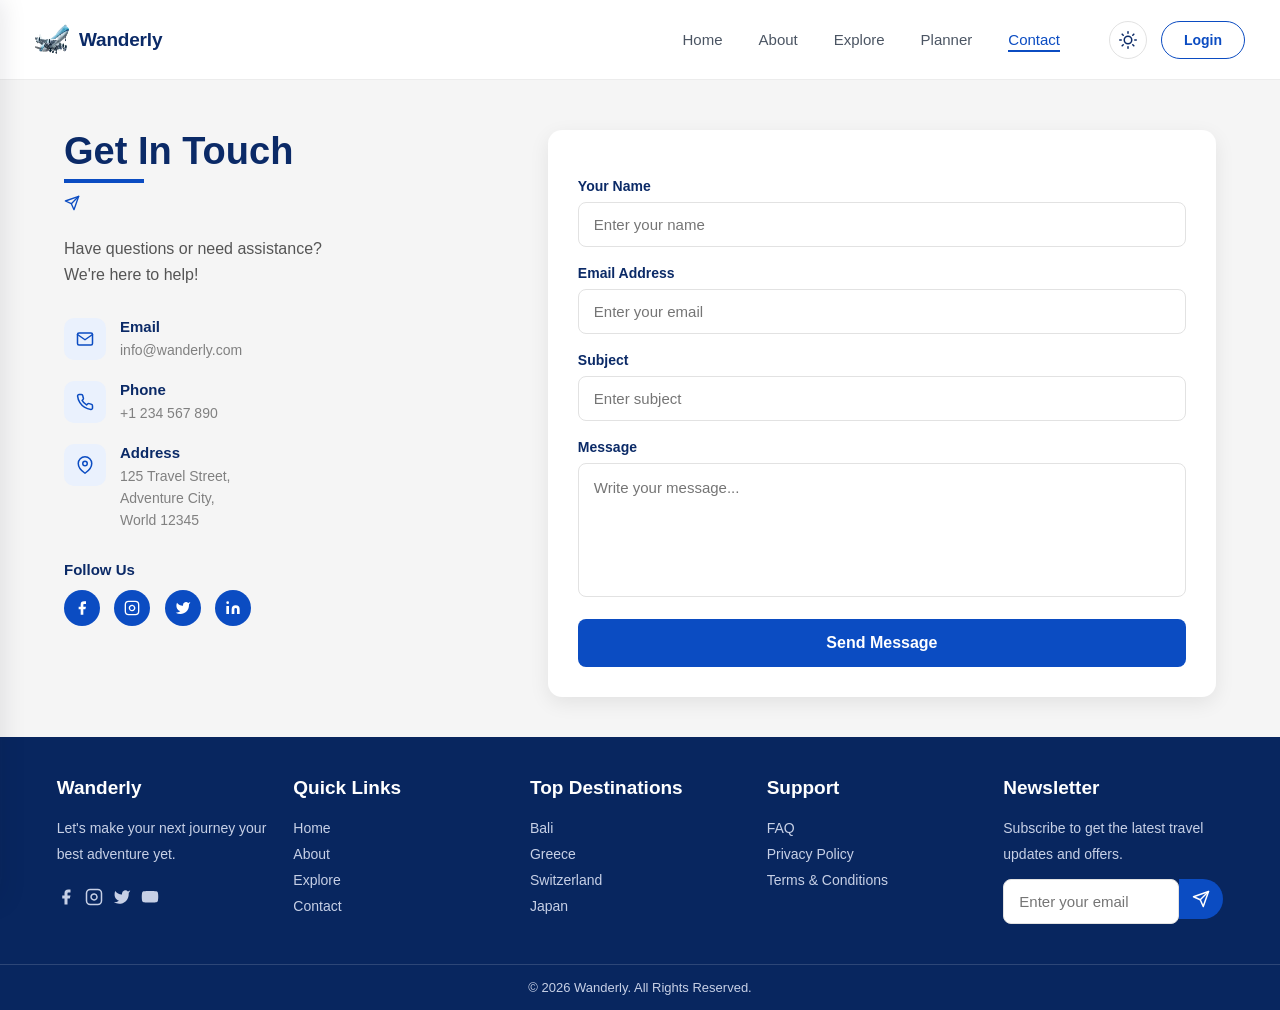
<file: contact.html>
<!DOCTYPE html>
<html lang="en">
<head>
<meta charset="UTF-8">
<meta name="viewport" content="width=device-width, initial-scale=1.0">
<script>
(function(){
    var storedTheme = localStorage.getItem('wanderlyTheme');
    var theme = (storedTheme === 'dark' || storedTheme === 'light')
        ? storedTheme
        : (window.matchMedia('(prefers-color-scheme: dark)').matches ? 'dark' : 'light');
    document.documentElement.setAttribute('data-theme', theme);
})();
</script>
<title>Wanderly - Contact</title>
<link rel="stylesheet" href="css/style.css">
<link rel="stylesheet" href="css/contact.css">
</head>
<body>

    <div class="ScrollProgress" id="scrollProgress"></div>

    <div class="ToastContainer" id="toastContainer" aria-live="polite" aria-atomic="true"></div>

    <div class="Preloader" id="preloader" aria-hidden="true">
        <div class="PreloaderPanel">
            <img src="images/wanderly-logo.png" alt="" class="PreloaderLogo">
            <div class="PreloaderBar"><span></span></div>
        </div>
    </div>

<div class="Main1">
    <a href="index.html" class="Sub11">
        <img src="images/wanderly-logo.png" alt="" class="BrandLogo">
        Wanderly
    </a>
    <button class="nav-toggle" id="navToggle" aria-label="Toggle menu" aria-expanded="false" aria-controls="mobileNav">
        <span></span><span></span><span></span>
    </button>

    <ul class="Sub12">
        <li><a href="index.html">Home</a></li>
        <li><a href="about.html">About</a></li>
        <li><a href="explore.html">Explore</a></li>
        <li><a href="planner.html">Planner</a></li>
        <li><a href="contact.html" class="active">Contact</a></li>
    </ul>

    <div class="Sub13">
        <button class="ThemeToggle" id="themeToggle" aria-label="Toggle dark mode" aria-pressed="false">
            <svg class="icon icon-sun" viewBox="0 0 24 24" fill="none" stroke="currentColor" stroke-width="2" stroke-linecap="round" stroke-linejoin="round"><circle cx="12" cy="12" r="5"></circle><line x1="12" y1="1" x2="12" y2="3"></line><line x1="12" y1="21" x2="12" y2="23"></line><line x1="4.22" y1="4.22" x2="5.64" y2="5.64"></line><line x1="18.36" y1="18.36" x2="19.78" y2="19.78"></line><line x1="1" y1="12" x2="3" y2="12"></line><line x1="21" y1="12" x2="23" y2="12"></line><line x1="4.22" y1="19.78" x2="5.64" y2="18.36"></line><line x1="18.36" y1="5.64" x2="19.78" y2="4.22"></line></svg>
            <svg class="icon icon-moon" viewBox="0 0 24 24" fill="none" stroke="currentColor" stroke-width="2" stroke-linecap="round" stroke-linejoin="round"><path d="M21 12.79A9 9 0 1 1 11.21 3 7 7 0 0 0 21 12.79z"></path></svg>
        </button>
        <button onclick="window.location='login.html'">Login</button>
    </div>
</div>

<nav class="mobile-nav" id="mobileNav">
    <a href="index.html">Home</a>
    <a href="about.html">About</a>
    <a href="explore.html">Explore</a>
    <a href="planner.html">Planner</a>
    <a href="contact.html" class="active">Contact</a>
    <a href="login.html" class="MobileCTA">Login</a>
    <button class="MobileThemeToggle" id="mobileThemeToggle" aria-label="Toggle dark mode" aria-pressed="false">
        <svg class="icon icon-sun" viewBox="0 0 24 24" fill="none" stroke="currentColor" stroke-width="2" stroke-linecap="round" stroke-linejoin="round"><circle cx="12" cy="12" r="5"></circle><line x1="12" y1="1" x2="12" y2="3"></line><line x1="12" y1="21" x2="12" y2="23"></line><line x1="4.22" y1="4.22" x2="5.64" y2="5.64"></line><line x1="18.36" y1="18.36" x2="19.78" y2="19.78"></line><line x1="1" y1="12" x2="3" y2="12"></line><line x1="21" y1="12" x2="23" y2="12"></line><line x1="4.22" y1="19.78" x2="5.64" y2="18.36"></line><line x1="18.36" y1="5.64" x2="19.78" y2="4.22"></line></svg>
        <svg class="icon icon-moon" viewBox="0 0 24 24" fill="none" stroke="currentColor" stroke-width="2" stroke-linecap="round" stroke-linejoin="round"><path d="M21 12.79A9 9 0 1 1 11.21 3 7 7 0 0 0 21 12.79z"></path></svg>
        <span>Toggle theme</span>
    </button>
</nav>
<div class="mobile-backdrop" id="mobileBackdrop"></div>

<div class="Main2">

    <div class="Left">
        <h1>Get In Touch</h1>
        <div class="Line"></div>
        <div class="AccentIcon">
            <svg class="icon" viewBox="0 0 24 24" fill="none" stroke="currentColor" stroke-width="2" stroke-linecap="round" stroke-linejoin="round"><line x1="22" y1="2" x2="11" y2="13"></line><polygon points="22 2 15 22 11 13 2 9 22 2"></polygon></svg>
        </div>
        <p>Have questions or need assistance?</p>
        <p>We're here to help!</p>

        <div class="Info">
            <div class="InfoRow">
                <div class="InfoIcon">
                    <svg class="icon" viewBox="0 0 24 24" fill="none" stroke="currentColor" stroke-width="2" stroke-linecap="round" stroke-linejoin="round"><path d="M4 4h16c1.1 0 2 .9 2 2v12c0 1.1-.9 2-2 2H4c-1.1 0-2-.9-2-2V6c0-1.1.9-2 2-2z"></path><polyline points="22,6 12,13 2,6"></polyline></svg>
                </div>
                <div>
                    <h3>Email</h3>
                    <p>info@wanderly.com</p>
                </div>
            </div>

            <div class="InfoRow">
                <div class="InfoIcon">
                    <svg class="icon" viewBox="0 0 24 24" fill="none" stroke="currentColor" stroke-width="2" stroke-linecap="round" stroke-linejoin="round"><path d="M22 16.92v3a2 2 0 0 1-2.18 2 19.79 19.79 0 0 1-8.63-3.07 19.5 19.5 0 0 1-6-6 19.79 19.79 0 0 1-3.07-8.67A2 2 0 0 1 4.11 2h3a2 2 0 0 1 2 1.72c.127.96.361 1.902.7 2.81a2 2 0 0 1-.45 2.11L8.09 9.91a16 16 0 0 0 6 6l1.27-1.27a2 2 0 0 1 2.11-.45c.908.339 1.85.573 2.81.7A2 2 0 0 1 22 16.92z"></path></svg>
                </div>
                <div>
                    <h3>Phone</h3>
                    <p>+1 234 567 890</p>
                </div>
            </div>

            <div class="InfoRow">
                <div class="InfoIcon">
                    <svg class="icon" viewBox="0 0 24 24" fill="none" stroke="currentColor" stroke-width="2" stroke-linecap="round" stroke-linejoin="round"><path d="M21 10c0 7-9 13-9 13s-9-6-9-13a9 9 0 0 1 18 0z"></path><circle cx="12" cy="10" r="3"></circle></svg>
                </div>
                <div>
                    <h3>Address</h3>
                    <p>125 Travel Street,<br>Adventure City,<br>World 12345</p>
                </div>
            </div>
        </div>

        <div class="Social">
            <h3>Follow Us</h3>
            <a href="https://www.facebook.com" class="Circle" aria-label="Facebook"><svg class="icon" viewBox="0 0 24 24" fill="currentColor"><path d="M18 2h-3a5 5 0 0 0-5 5v3H7v4h3v8h4v-8h3l1-4h-4V7a1 1 0 0 1 1-1h3z"></path></svg></a>
            <a href="https://www.instagram.com" class="Circle" aria-label="Instagram"><svg class="icon" viewBox="0 0 24 24" fill="none" stroke="currentColor" stroke-width="2"><rect x="2" y="2" width="20" height="20" rx="5" ry="5"></rect><path d="M16 11.37A4 4 0 1 1 12.63 8 4 4 0 0 1 16 11.37z"></path><line x1="17.5" y1="6.5" x2="17.51" y2="6.5"></line></svg></a>
            <a href="https://www.twitter.com" class="Circle" aria-label="Twitter"><svg class="icon" viewBox="0 0 24 24" fill="currentColor"><path d="M23 3a10.9 10.9 0 0 1-3.14 1.53 4.48 4.48 0 0 0-7.86 3v1A10.66 10.66 0 0 1 3 4s-4 9 5 13a11.64 11.64 0 0 1-7 2c9 5 20 0 20-11.5a4.5 4.5 0 0 0-.08-.83A7.72 7.72 0 0 0 23 3z"></path></svg></a>
            <a href="https://www.linkedin.com" class="Circle" aria-label="LinkedIn"><svg class="icon" viewBox="0 0 24 24" fill="currentColor"><path d="M16 8a6 6 0 0 1 6 6v7h-4v-7a2 2 0 0 0-2-2 2 2 0 0 0-2 2v7h-4v-7a6 6 0 0 1 6-6z"></path><rect x="2" y="9" width="4" height="12"></rect><circle cx="4" cy="4" r="2"></circle></svg></a>
        </div>
    </div>

    <div class="Right">
        <form id="contactForm" onsubmit="return ContactForm()" novalidate>

            <label for="name">Your Name</label>
            <input type="text" id="name" placeholder="Enter your name">
            <span class="error-text" id="alert1"></span>

            <label for="email">Email Address</label>
            <input type="email" id="email" placeholder="Enter your email">
            <span class="error-text" id="alert2"></span>

            <label for="subject">Subject</label>
            <input type="text" id="subject" placeholder="Enter subject">
            <span class="error-text" id="alert3"></span>

            <label for="message">Message</label>
            <textarea id="message" rows="6" placeholder="Write your message..."></textarea>
            <span class="error-text" id="alert4"></span>

            <br><br>

            <input type="submit" value="Send Message" class="SendButton">

        </form>
    </div>

</div>

<div class="Footer">

    <div class="FooterBox">
        <h2>Wanderly</h2>
        <p>Let's make your next journey your best adventure yet.</p>
        <div class="SocialRow">
            <a href="https://www.facebook.com"><svg class="icon" viewBox="0 0 24 24" fill="currentColor"><path d="M18 2h-3a5 5 0 0 0-5 5v3H7v4h3v8h4v-8h3l1-4h-4V7a1 1 0 0 1 1-1h3z"></path></svg></a>
            <a href="https://www.instagram.com"><svg class="icon" viewBox="0 0 24 24" fill="none" stroke="currentColor" stroke-width="2"><rect x="2" y="2" width="20" height="20" rx="5" ry="5"></rect><path d="M16 11.37A4 4 0 1 1 12.63 8 4 4 0 0 1 16 11.37z"></path><line x1="17.5" y1="6.5" x2="17.51" y2="6.5"></line></svg></a>
            <a href="https://www.twitter.com"><svg class="icon" viewBox="0 0 24 24" fill="currentColor"><path d="M23 3a10.9 10.9 0 0 1-3.14 1.53 4.48 4.48 0 0 0-7.86 3v1A10.66 10.66 0 0 1 3 4s-4 9 5 13a11.64 11.64 0 0 1-7 2c9 5 20 0 20-11.5a4.5 4.5 0 0 0-.08-.83A7.72 7.72 0 0 0 23 3z"></path></svg></a>
            <a href="https://www.youtube.com"><svg class="icon" viewBox="0 0 24 24" fill="currentColor"><path d="M22.54 6.42a2.78 2.78 0 0 0-1.94-2C18.88 4 12 4 12 4s-6.88 0-8.6.46a2.78 2.78 0 0 0-1.94 2A29 29 0 0 0 1 11.75a29 29 0 0 0 .46 5.33A2.78 2.78 0 0 0 3.4 19c1.72.46 8.6.46 8.6.46s6.88 0 8.6-.46a2.78 2.78 0 0 0 1.94-2 29 29 0 0 0 .46-5.25 29 29 0 0 0-.46-5.33z"></path></svg></a>
        </div>
    </div>

    <div class="FooterBox">
        <h2>Quick Links</h2>
        <a href="index.html">Home</a>
        <a href="about.html">About</a>
        <a href="explore.html">Explore</a>
        <a href="contact.html">Contact</a>
    </div>

    <div class="FooterBox">
        <h2>Top Destinations</h2>
        <p>Bali</p>
        <p>Greece</p>
        <p>Switzerland</p>
        <p>Japan</p>
    </div>

    <div class="FooterBox">
        <h2>Support</h2>
        <p>FAQ</p>
        <p>Privacy Policy</p>
        <p>Terms & Conditions</p>
    </div>

    <div class="FooterBox">
        <h2>Newsletter</h2>
        <p>Subscribe to get the latest travel updates and offers.</p>
        <form class="NewsletterForm" id="newsletterForm">
            <input type="email" id="newsletterEmail" placeholder="Enter your email" aria-label="Email address" required>
            <button type="submit" aria-label="Subscribe"><svg class="icon" viewBox="0 0 24 24" fill="none" stroke="currentColor" stroke-width="2" stroke-linecap="round" stroke-linejoin="round"><line x1="22" y1="2" x2="11" y2="13"></line><polygon points="22 2 15 22 11 13 2 9 22 2"></polygon></svg></button>
        </form>
    </div>

</div>

<div class="Copy">© 2026 Wanderly. All Rights Reserved.</div>

<script src="js/contact.js"></script>
<button class="ScrollTopBtn" id="scrollTopBtn" aria-label="Scroll to top">
    <svg class="icon" viewBox="0 0 24 24" fill="none" stroke="currentColor" stroke-width="2.2" stroke-linecap="round" stroke-linejoin="round"><line x1="12" y1="19" x2="12" y2="5"></line><polyline points="5 12 12 5 19 12"></polyline></svg>
</button>

<script src="js/loader.js"></script>
<script src="js/theme.js"></script>
<script src="js/navbar.js"></script>
</body>
</html>
</file>
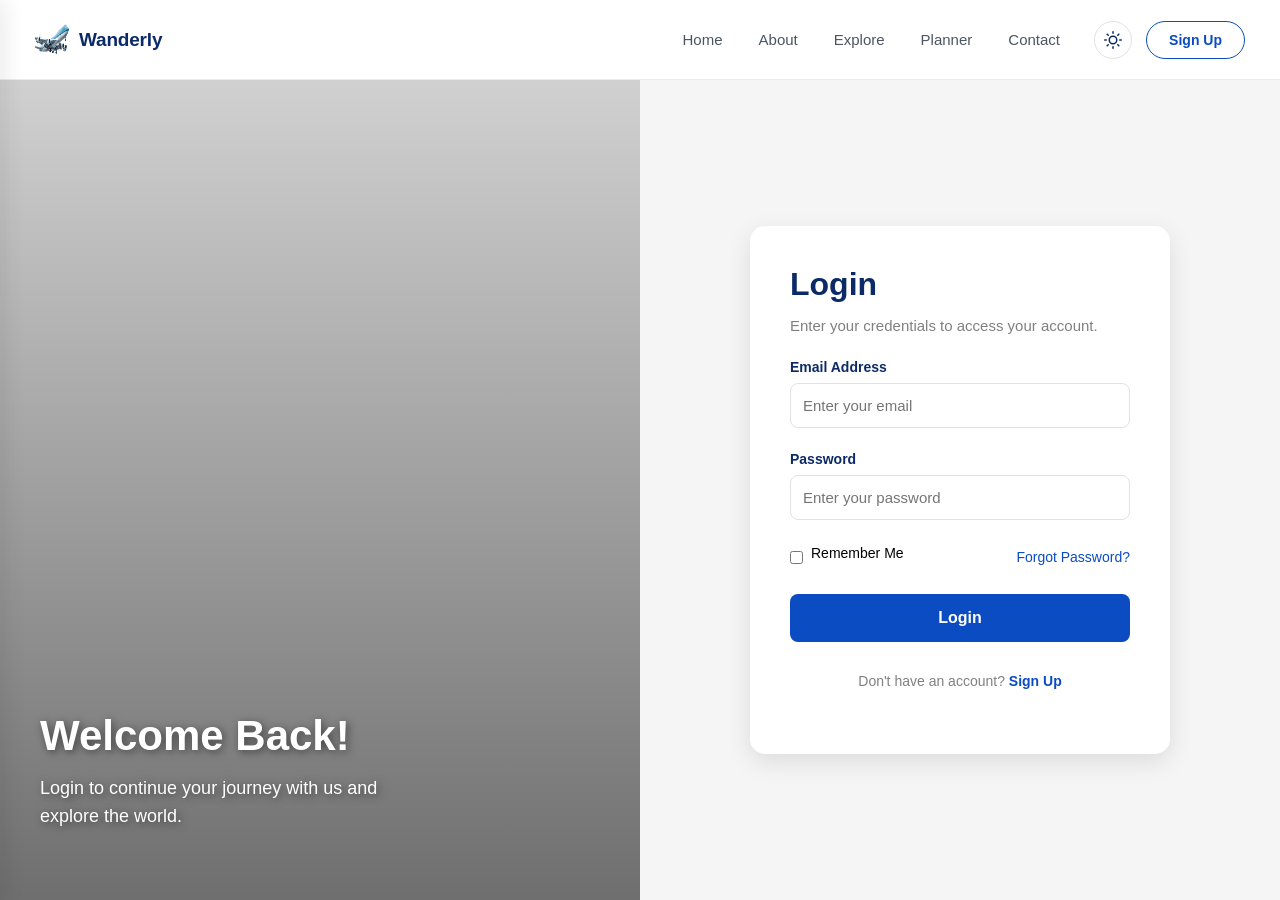
<file: login.html>
<!DOCTYPE html>
<html lang="en">
<head>
<meta charset="UTF-8">
<meta name="viewport" content="width=device-width, initial-scale=1.0">
<script>
(function(){
    var storedTheme = localStorage.getItem('wanderlyTheme');
    var theme = (storedTheme === 'dark' || storedTheme === 'light')
        ? storedTheme
        : (window.matchMedia('(prefers-color-scheme: dark)').matches ? 'dark' : 'light');
    document.documentElement.setAttribute('data-theme', theme);
})();
</script>
<title>Wanderly - Login</title>
<link rel="stylesheet" href="css/style.css">
<link rel="stylesheet" href="css/login.css">
</head>
<body>

    <div class="ScrollProgress" id="scrollProgress"></div>

    <div class="ToastContainer" id="toastContainer" aria-live="polite" aria-atomic="true"></div>

    <div class="Preloader" id="preloader" aria-hidden="true">
        <div class="PreloaderPanel">
            <img src="images/wanderly-logo.png" alt="" class="PreloaderLogo">
            <div class="PreloaderBar"><span></span></div>
        </div>
    </div>

<div class="Main1">
    <a href="index.html" class="Sub11">
        <img src="images/wanderly-logo.png" alt="" class="BrandLogo">
        Wanderly
    </a>
    <button class="nav-toggle" id="navToggle" aria-label="Toggle menu" aria-expanded="false" aria-controls="mobileNav">
        <span></span><span></span><span></span>
    </button>
    <ul class="Sub12">
        <li><a href="index.html">Home</a></li>
        <li><a href="about.html">About</a></li>
        <li><a href="explore.html">Explore</a></li>
        <li><a href="planner.html">Planner</a></li>
        <li><a href="contact.html">Contact</a></li>
    </ul>

    <div class="Sub13">
        <button class="ThemeToggle" id="themeToggle" aria-label="Toggle dark mode" aria-pressed="false">
            <svg class="icon icon-sun" viewBox="0 0 24 24" fill="none" stroke="currentColor" stroke-width="2" stroke-linecap="round" stroke-linejoin="round"><circle cx="12" cy="12" r="5"></circle><line x1="12" y1="1" x2="12" y2="3"></line><line x1="12" y1="21" x2="12" y2="23"></line><line x1="4.22" y1="4.22" x2="5.64" y2="5.64"></line><line x1="18.36" y1="18.36" x2="19.78" y2="19.78"></line><line x1="1" y1="12" x2="3" y2="12"></line><line x1="21" y1="12" x2="23" y2="12"></line><line x1="4.22" y1="19.78" x2="5.64" y2="18.36"></line><line x1="18.36" y1="5.64" x2="19.78" y2="4.22"></line></svg>
            <svg class="icon icon-moon" viewBox="0 0 24 24" fill="none" stroke="currentColor" stroke-width="2" stroke-linecap="round" stroke-linejoin="round"><path d="M21 12.79A9 9 0 1 1 11.21 3 7 7 0 0 0 21 12.79z"></path></svg>
        </button>
        <button onclick="window.location='signup.html'">Sign Up</button>
    </div>
</div>

<nav class="mobile-nav" id="mobileNav">
    <a href="index.html">Home</a>
    <a href="about.html">About</a>
    <a href="explore.html">Explore</a>
    <a href="planner.html">Planner</a>
    <a href="contact.html">Contact</a>
    <a href="signup.html" class="MobileCTA">Sign Up</a>
    <button class="MobileThemeToggle" id="mobileThemeToggle" aria-label="Toggle dark mode" aria-pressed="false">
        <svg class="icon icon-sun" viewBox="0 0 24 24" fill="none" stroke="currentColor" stroke-width="2" stroke-linecap="round" stroke-linejoin="round"><circle cx="12" cy="12" r="5"></circle><line x1="12" y1="1" x2="12" y2="3"></line><line x1="12" y1="21" x2="12" y2="23"></line><line x1="4.22" y1="4.22" x2="5.64" y2="5.64"></line><line x1="18.36" y1="18.36" x2="19.78" y2="19.78"></line><line x1="1" y1="12" x2="3" y2="12"></line><line x1="21" y1="12" x2="23" y2="12"></line><line x1="4.22" y1="19.78" x2="5.64" y2="18.36"></line><line x1="18.36" y1="5.64" x2="19.78" y2="4.22"></line></svg>
        <svg class="icon icon-moon" viewBox="0 0 24 24" fill="none" stroke="currentColor" stroke-width="2" stroke-linecap="round" stroke-linejoin="round"><path d="M21 12.79A9 9 0 1 1 11.21 3 7 7 0 0 0 21 12.79z"></path></svg>
        <span>Toggle theme</span>
    </button>
</nav>
<div class="mobile-backdrop" id="mobileBackdrop"></div>

<div class="Main2">
    <div class="Left">
        <div class="LeftText">
            <h1>Welcome Back!</h1>
            <p>Login to continue your journey with us and explore the world.</p>
        </div>
    </div>

    <div class="Right">
        <div class="RightCard">
            <h1>Login</h1>
            <p>Enter your credentials to access your account.</p>

            <form onsubmit="return LoginForm()">
                <label for="mail">Email Address</label>
                <input type="email" id="mail" placeholder="Enter your email">
                <span id="alert1"></span>

                <label for="pass">Password</label>
                <input type="password" id="pass" placeholder="Enter your password">
                <span id="alert2"></span>

                <div class="Remember">
                    <div>
                        <input type="checkbox" id="check">
                        <label for="check" class="CheckLabel">Remember Me</label>
                    </div>
                    <a href="#">Forgot Password?</a>
                </div>

                <input type="submit" value="Login" class="LoginButton">

                <div class="SignUp">
                    <p>Don't have an account? <a href="signup.html">Sign Up</a></p>
                </div>
            </form>
        </div>
    </div>
</div>

<script src="js/login.js"></script>
<button class="ScrollTopBtn" id="scrollTopBtn" aria-label="Scroll to top">
    <svg class="icon" viewBox="0 0 24 24" fill="none" stroke="currentColor" stroke-width="2.2" stroke-linecap="round" stroke-linejoin="round"><line x1="12" y1="19" x2="12" y2="5"></line><polyline points="5 12 12 5 19 12"></polyline></svg>
</button>

<script src="js/loader.js"></script>
<script src="js/theme.js"></script>
<script src="js/navbar.js"></script>
</body>
</html>
</file>
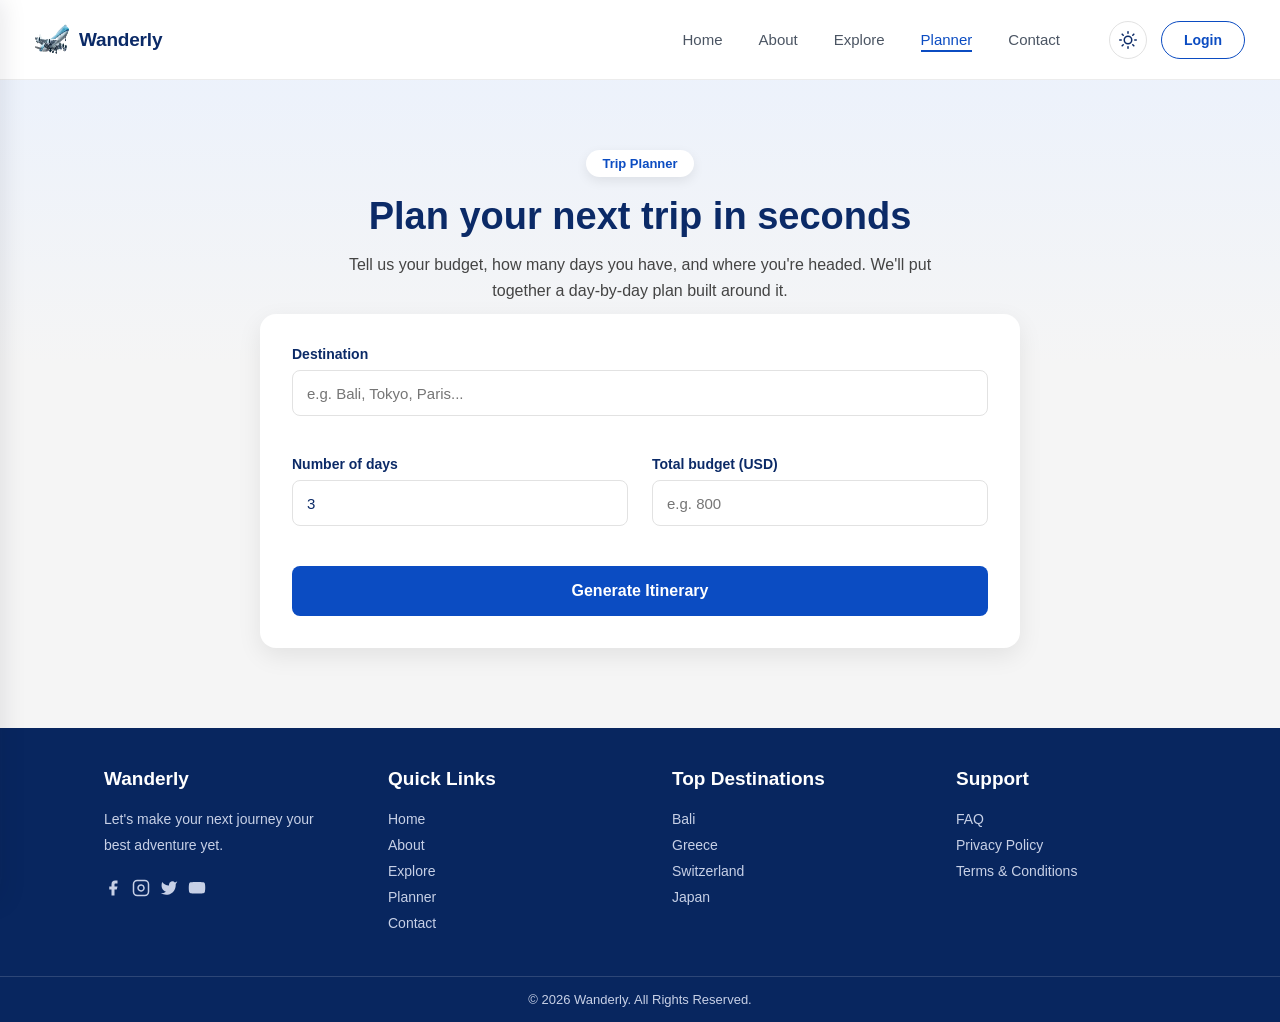
<file: planner.html>
<!DOCTYPE html>
<html lang="en">
<head>
<meta charset="UTF-8">
<meta name="viewport" content="width=device-width, initial-scale=1.0">
<script>
(function(){
    var storedTheme = localStorage.getItem('wanderlyTheme');
    var theme = (storedTheme === 'dark' || storedTheme === 'light')
        ? storedTheme
        : (window.matchMedia('(prefers-color-scheme: dark)').matches ? 'dark' : 'light');
    document.documentElement.setAttribute('data-theme', theme);
})();
</script>
<title>Wanderly - Trip Planner</title>
<link rel="stylesheet" href="css/style.css">
<link rel="stylesheet" href="css/planner.css">
</head>
<body>

    <div class="ScrollProgress" id="scrollProgress"></div>

    <div class="ToastContainer" id="toastContainer" aria-live="polite" aria-atomic="true"></div>

    <div class="Preloader" id="preloader" aria-hidden="true">
        <div class="PreloaderPanel">
            <img src="images/wanderly-logo.png" alt="" class="PreloaderLogo">
            <div class="PreloaderBar"><span></span></div>
        </div>
    </div>

<div class="Main1">
    <a href="index.html" class="Sub11">
        <img src="images/wanderly-logo.png" alt="" class="BrandLogo">
        Wanderly
    </a>
    <button class="nav-toggle" id="navToggle" aria-label="Toggle menu" aria-expanded="false" aria-controls="mobileNav">
        <span></span><span></span><span></span>
    </button>

    <ul class="Sub12">
        <li><a href="index.html">Home</a></li>
        <li><a href="about.html">About</a></li>
        <li><a href="explore.html">Explore</a></li>
        <li><a href="planner.html" class="active">Planner</a></li>
        <li><a href="contact.html">Contact</a></li>
    </ul>

    <div class="Sub13">
        <button class="ThemeToggle" id="themeToggle" aria-label="Toggle dark mode" aria-pressed="false">
            <svg class="icon icon-sun" viewBox="0 0 24 24" fill="none" stroke="currentColor" stroke-width="2" stroke-linecap="round" stroke-linejoin="round"><circle cx="12" cy="12" r="5"></circle><line x1="12" y1="1" x2="12" y2="3"></line><line x1="12" y1="21" x2="12" y2="23"></line><line x1="4.22" y1="4.22" x2="5.64" y2="5.64"></line><line x1="18.36" y1="18.36" x2="19.78" y2="19.78"></line><line x1="1" y1="12" x2="3" y2="12"></line><line x1="21" y1="12" x2="23" y2="12"></line><line x1="4.22" y1="19.78" x2="5.64" y2="18.36"></line><line x1="18.36" y1="5.64" x2="19.78" y2="4.22"></line></svg>
            <svg class="icon icon-moon" viewBox="0 0 24 24" fill="none" stroke="currentColor" stroke-width="2" stroke-linecap="round" stroke-linejoin="round"><path d="M21 12.79A9 9 0 1 1 11.21 3 7 7 0 0 0 21 12.79z"></path></svg>
        </button>
        <button onclick="window.location='login.html'">Login</button>
    </div>
</div>

<nav class="mobile-nav" id="mobileNav">
    <a href="index.html">Home</a>
    <a href="about.html">About</a>
    <a href="explore.html">Explore</a>
    <a href="planner.html" class="active">Planner</a>
    <a href="contact.html">Contact</a>
    <a href="login.html" class="MobileCTA">Login</a>
    <button class="MobileThemeToggle" id="mobileThemeToggle" aria-label="Toggle dark mode" aria-pressed="false">
        <svg class="icon icon-sun" viewBox="0 0 24 24" fill="none" stroke="currentColor" stroke-width="2" stroke-linecap="round" stroke-linejoin="round"><circle cx="12" cy="12" r="5"></circle><line x1="12" y1="1" x2="12" y2="3"></line><line x1="12" y1="21" x2="12" y2="23"></line><line x1="4.22" y1="4.22" x2="5.64" y2="5.64"></line><line x1="18.36" y1="18.36" x2="19.78" y2="19.78"></line><line x1="1" y1="12" x2="3" y2="12"></line><line x1="21" y1="12" x2="23" y2="12"></line><line x1="4.22" y1="19.78" x2="5.64" y2="18.36"></line><line x1="18.36" y1="5.64" x2="19.78" y2="4.22"></line></svg>
        <svg class="icon icon-moon" viewBox="0 0 24 24" fill="none" stroke="currentColor" stroke-width="2" stroke-linecap="round" stroke-linejoin="round"><path d="M21 12.79A9 9 0 1 1 11.21 3 7 7 0 0 0 21 12.79z"></path></svg>
        <span>Toggle theme</span>
    </button>
</nav>
<div class="mobile-backdrop" id="mobileBackdrop"></div>

<div class="PlannerHero">
    <div class="PlannerHeroInner">
        <span class="PlannerBadge">Trip Planner</span>
        <h1>Plan your next trip in seconds</h1>
        <p>Tell us your budget, how many days you have, and where you're headed. We'll put together a day-by-day plan built around it.</p>
    </div>
</div>

<div class="PlannerWrap">

    <form class="PlannerForm" id="plannerForm" novalidate>
        <div class="PlannerField">
            <label for="plannerDestination">Destination</label>
            <input type="text" id="plannerDestination" placeholder="e.g. Bali, Tokyo, Paris..." autocomplete="off">
            <span class="error-text" id="plannerDestinationError"></span>
        </div>

        <div class="PlannerField">
            <label for="plannerDays">Number of days</label>
            <input type="number" id="plannerDays" min="1" max="14" value="3">
            <span class="error-text" id="plannerDaysError"></span>
        </div>

        <div class="PlannerField">
            <label for="plannerBudget">Total budget (USD)</label>
            <input type="number" id="plannerBudget" min="50" step="10" placeholder="e.g. 800">
            <span class="error-text" id="plannerBudgetError"></span>
        </div>

        <button type="submit" class="PlannerSubmit" id="plannerSubmit">Generate Itinerary</button>
    </form>

    <div class="PlannerLoading" id="plannerLoading" hidden>
        <div class="PlannerSpinner"></div>
        <p id="plannerLoadingText">Reading your preferences...</p>
    </div>

    <div class="PlannerResults" id="plannerResults" hidden>
        <div class="PlannerSummary">
            <div>
                <h2 id="plannerResultTitle">Your trip</h2>
                <p id="plannerResultSubtitle"></p>
            </div>
            <div class="PlannerBudgetStatus" id="plannerBudgetStatus"></div>
        </div>

        <div class="PlannerDays" id="plannerItineraryDays"></div>

        <div class="PlannerActions">
            <button type="button" class="PlannerRegenerate" id="plannerRegenerate">Regenerate</button>
            <button type="button" class="PlannerStartOver" id="plannerStartOver">Plan another trip</button>
        </div>
    </div>

</div>

<div class="Footer">
    <div class="FooterBox">
        <h2>Wanderly</h2>
        <p>Let's make your next journey your best adventure yet.</p>
        <div class="SocialRow">
            <a href="https://www.facebook.com"><svg class="icon" viewBox="0 0 24 24" fill="currentColor"><path d="M18 2h-3a5 5 0 0 0-5 5v3H7v4h3v8h4v-8h3l1-4h-4V7a1 1 0 0 1 1-1h3z"></path></svg></a>
            <a href="https://www.instagram.com"><svg class="icon" viewBox="0 0 24 24" fill="none" stroke="currentColor" stroke-width="2"><rect x="2" y="2" width="20" height="20" rx="5" ry="5"></rect><path d="M16 11.37A4 4 0 1 1 12.63 8 4 4 0 0 1 16 11.37z"></path><line x1="17.5" y1="6.5" x2="17.51" y2="6.5"></line></svg></a>
            <a href="https://www.twitter.com"><svg class="icon" viewBox="0 0 24 24" fill="currentColor"><path d="M23 3a10.9 10.9 0 0 1-3.14 1.53 4.48 4.48 0 0 0-7.86 3v1A10.66 10.66 0 0 1 3 4s-4 9 5 13a11.64 11.64 0 0 1-7 2c9 5 20 0 20-11.5a4.5 4.5 0 0 0-.08-.83A7.72 7.72 0 0 0 23 3z"></path></svg></a>
            <a href="https://www.youtube.com"><svg class="icon" viewBox="0 0 24 24" fill="currentColor"><path d="M22.54 6.42a2.78 2.78 0 0 0-1.94-2C18.88 4 12 4 12 4s-6.88 0-8.6.46a2.78 2.78 0 0 0-1.94 2A29 29 0 0 0 1 11.75a29 29 0 0 0 .46 5.33A2.78 2.78 0 0 0 3.4 19c1.72.46 8.6.46 8.6.46s6.88 0 8.6-.46a2.78 2.78 0 0 0 1.94-2 29 29 0 0 0 .46-5.25 29 29 0 0 0-.46-5.33z"></path></svg></a>
        </div>
    </div>

    <div class="FooterBox">
        <h2>Quick Links</h2>
        <a href="index.html">Home</a>
        <a href="about.html">About</a>
        <a href="explore.html">Explore</a>
        <a href="planner.html">Planner</a>
        <a href="contact.html">Contact</a>
    </div>

    <div class="FooterBox">
        <h2>Top Destinations</h2>
        <a href="explore.html">Bali</a>
        <a href="explore.html">Greece</a>
        <a href="explore.html">Switzerland</a>
        <a href="explore.html">Japan</a>
    </div>

    <div class="FooterBox">
        <h2>Support</h2>
        <p>FAQ</p>
        <p>Privacy Policy</p>
        <p>Terms &amp; Conditions</p>
    </div>
</div>

<div class="Copy">&copy; 2026 Wanderly. All Rights Reserved.</div>

<button class="ScrollTopBtn" id="scrollTopBtn" aria-label="Scroll to top">
    <svg class="icon" viewBox="0 0 24 24" fill="none" stroke="currentColor" stroke-width="2.2" stroke-linecap="round" stroke-linejoin="round"><line x1="12" y1="19" x2="12" y2="5"></line><polyline points="5 12 12 5 19 12"></polyline></svg>
</button>

<script src="js/loader.js"></script>
<script src="js/theme.js"></script>
<script src="js/navbar.js"></script>
<script src="js/planner.js"></script>
</body>
</html>
</file>
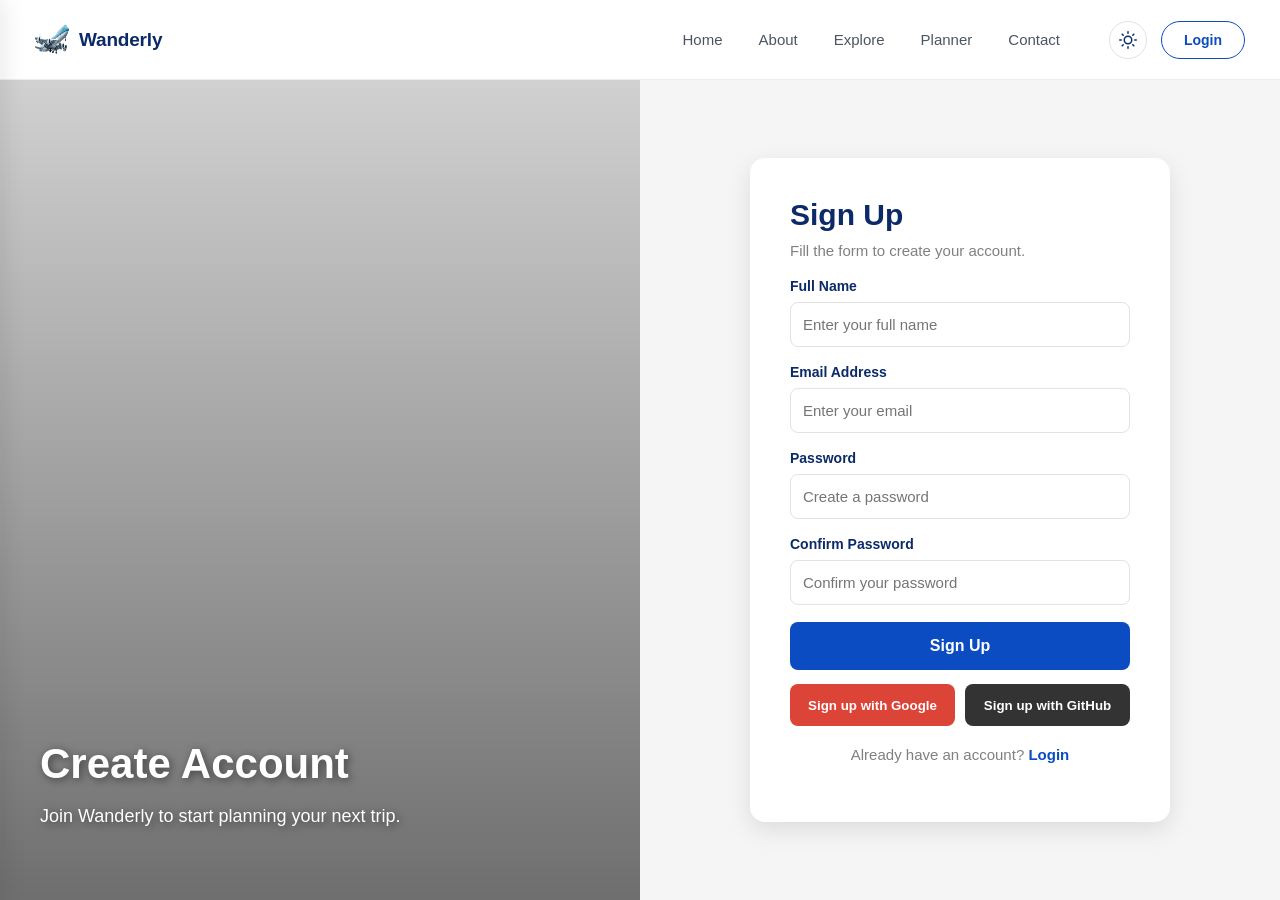
<file: signup.html>
<!DOCTYPE html>
<html lang="en">
<head>
<meta charset="UTF-8">
<meta name="viewport" content="width=device-width, initial-scale=1.0">
<script>
(function(){
    var storedTheme = localStorage.getItem('wanderlyTheme');
    var theme = (storedTheme === 'dark' || storedTheme === 'light')
        ? storedTheme
        : (window.matchMedia('(prefers-color-scheme: dark)').matches ? 'dark' : 'light');
    document.documentElement.setAttribute('data-theme', theme);
})();
</script>
<title>Wanderly - Sign Up</title>
<link rel="stylesheet" href="css/style.css">
<link rel="stylesheet" href="css/signup.css">
</head>
<body>

    <div class="ScrollProgress" id="scrollProgress"></div>

    <div class="ToastContainer" id="toastContainer" aria-live="polite" aria-atomic="true"></div>

    <div class="Preloader" id="preloader" aria-hidden="true">
        <div class="PreloaderPanel">
            <img src="images/wanderly-logo.png" alt="" class="PreloaderLogo">
            <div class="PreloaderBar"><span></span></div>
        </div>
    </div>

<div class="Main1">
    <a href="index.html" class="Sub11">
        <img src="images/wanderly-logo.png" alt="" class="BrandLogo">
        Wanderly
    </a>
    <button class="nav-toggle" id="navToggle" aria-label="Toggle menu" aria-expanded="false" aria-controls="mobileNav">
        <span></span><span></span><span></span>
    </button>
    <ul class="Sub12">
        <li><a href="index.html">Home</a></li>
        <li><a href="about.html">About</a></li>
        <li><a href="explore.html">Explore</a></li>
        <li><a href="planner.html">Planner</a></li>
        <li><a href="contact.html">Contact</a></li>
    </ul>
    <div class="Sub13">
        <button class="ThemeToggle" id="themeToggle" aria-label="Toggle dark mode" aria-pressed="false">
            <svg class="icon icon-sun" viewBox="0 0 24 24" fill="none" stroke="currentColor" stroke-width="2" stroke-linecap="round" stroke-linejoin="round"><circle cx="12" cy="12" r="5"></circle><line x1="12" y1="1" x2="12" y2="3"></line><line x1="12" y1="21" x2="12" y2="23"></line><line x1="4.22" y1="4.22" x2="5.64" y2="5.64"></line><line x1="18.36" y1="18.36" x2="19.78" y2="19.78"></line><line x1="1" y1="12" x2="3" y2="12"></line><line x1="21" y1="12" x2="23" y2="12"></line><line x1="4.22" y1="19.78" x2="5.64" y2="18.36"></line><line x1="18.36" y1="5.64" x2="19.78" y2="4.22"></line></svg>
            <svg class="icon icon-moon" viewBox="0 0 24 24" fill="none" stroke="currentColor" stroke-width="2" stroke-linecap="round" stroke-linejoin="round"><path d="M21 12.79A9 9 0 1 1 11.21 3 7 7 0 0 0 21 12.79z"></path></svg>
        </button>
        <button onclick="window.location='login.html'">Login</button>
    </div>
</div>

<nav class="mobile-nav" id="mobileNav">
    <a href="index.html">Home</a>
    <a href="about.html">About</a>
    <a href="explore.html">Explore</a>
    <a href="planner.html">Planner</a>
    <a href="contact.html">Contact</a>
    <a href="login.html" class="MobileCTA">Login</a>
    <button class="MobileThemeToggle" id="mobileThemeToggle" aria-label="Toggle dark mode" aria-pressed="false">
        <svg class="icon icon-sun" viewBox="0 0 24 24" fill="none" stroke="currentColor" stroke-width="2" stroke-linecap="round" stroke-linejoin="round"><circle cx="12" cy="12" r="5"></circle><line x1="12" y1="1" x2="12" y2="3"></line><line x1="12" y1="21" x2="12" y2="23"></line><line x1="4.22" y1="4.22" x2="5.64" y2="5.64"></line><line x1="18.36" y1="18.36" x2="19.78" y2="19.78"></line><line x1="1" y1="12" x2="3" y2="12"></line><line x1="21" y1="12" x2="23" y2="12"></line><line x1="4.22" y1="19.78" x2="5.64" y2="18.36"></line><line x1="18.36" y1="5.64" x2="19.78" y2="4.22"></line></svg>
        <svg class="icon icon-moon" viewBox="0 0 24 24" fill="none" stroke="currentColor" stroke-width="2" stroke-linecap="round" stroke-linejoin="round"><path d="M21 12.79A9 9 0 1 1 11.21 3 7 7 0 0 0 21 12.79z"></path></svg>
        <span>Toggle theme</span>
    </button>
</nav>
<div class="mobile-backdrop" id="mobileBackdrop"></div>

<div class="Main2">
    <div class="Left">
        <div class="LeftText">
            <h1>Create Account</h1>
            <p>Join Wanderly to start planning your next trip.</p>
        </div>
    </div>

    <div class="Right">
        <div class="RightCard">
            <h1>Sign Up</h1>
            <p>Fill the form to create your account.</p>
            <form onsubmit="return SignupForm()">
                <label for="fullname">Full Name</label>
                <input type="text" id="fullname" placeholder="Enter your full name">
                <span id="alertName"></span>

                <label for="mail">Email Address</label>
                <input type="email" id="mail" placeholder="Enter your email">
                <span id="alertEmail"></span>

                <label for="pass">Password</label>
                <input type="password" id="pass" placeholder="Create a password">
                <span id="alertPass"></span>

                <label for="pass2">Confirm Password</label>
                <input type="password" id="pass2" placeholder="Confirm your password">
                <span id="alertPass2"></span>

                <input type="submit" value="Sign Up" class="LoginButton">

                <div class="socials">
                    <button type="button" class="google">Sign up with Google</button>
                    <button type="button" class="github">Sign up with GitHub</button>
                </div>

                <div class="SignUp">
                    <p>Already have an account? <a href="login.html">Login</a></p>
                </div>
            </form>
        </div>
    </div>

</div>

<script src="js/signup.js"></script>
<button class="ScrollTopBtn" id="scrollTopBtn" aria-label="Scroll to top">
    <svg class="icon" viewBox="0 0 24 24" fill="none" stroke="currentColor" stroke-width="2.2" stroke-linecap="round" stroke-linejoin="round"><line x1="12" y1="19" x2="12" y2="5"></line><polyline points="5 12 12 5 19 12"></polyline></svg>
</button>

<script src="js/loader.js"></script>
<script src="js/theme.js"></script>
<script src="js/navbar.js"></script>
</body>
</html>
</file>
<file: css/style.css>
/* =======================================================
   THEME VARIABLES (light default, dark override below)
   ======================================================= */
:root{
    --bg-page:#f5f5f5;
    --bg-surface:#ffffff;
    --text-heading:#0b2a67;
    --text-body:#444444;
    --text-muted:gray;
    --text-muted-2:#4b5563;
    --text-faint:#8a8a8a;
    --border-color:#ececec;
    --border-color-soft:#e2e2e2;
    --accent:#0b4cc2;
    --accent-strong:#08368a;
    --icon-tint-bg:#eaf1fd;
    --hover-tint:#f2f6ff;
    --card-shadow:rgba(0,0,0,0.08);
    --input-bg:#ffffff;
    --preloader-bg:rgba(245,246,248,0.72);
    --preloader-track:rgba(11,42,103,0.12);
    --theme-transition:background-color 0.3s ease, color 0.3s ease, border-color 0.3s ease;
}

[data-theme="dark"]{
    --bg-page:#0f1420;
    --bg-surface:#1a2133;
    --text-heading:#ffffff;
    --text-body:#c3cadb;
    --text-muted:#9aa3ba;
    --text-muted-2:#aab2c8;
    --text-faint:#8a93ab;
    --border-color:rgba(255,255,255,0.10);
    --border-color-soft:rgba(255,255,255,0.14);
    --accent:#4c8dff;
    --accent-strong:#2f6fe0;
    --icon-tint-bg:rgba(76,141,255,0.14);
    --hover-tint:rgba(76,141,255,0.10);
    --card-shadow:rgba(0,0,0,0.35);
    --input-bg:#232b42;
    --preloader-bg:rgba(15,20,32,0.78);
    --preloader-track:rgba(255,255,255,0.12);
}

/* =======================================================
   GLOBAL RESET & BASE
   ======================================================= */
*{
    margin:0;
    padding:0;
    box-sizing:border-box;
}

a:focus-visible,
button:focus-visible,
input:focus-visible,
select:focus-visible,
textarea:focus-visible{
    outline:2px solid var(--accent);
    outline-offset:2px;
}

html, body{
    font-family: Arial, Helvetica, sans-serif;
    -webkit-font-smoothing:antialiased;
    -moz-osx-font-smoothing:grayscale;
    overflow-x:hidden;
}

body{
    background-color:var(--bg-page);
    transition:var(--theme-transition);
}

img, picture, video{
    max-width:100%;
    height:auto;
    display:block;
}

.container{
    padding-left:16px;
    padding-right:16px;
}

input, textarea, select{
    font-size:15px;
    font-family:inherit;
}

button, input[type="submit"], .LoginButton, .SendButton{
    touch-action:manipulation;
    -webkit-tap-highlight-color:rgba(0,0,0,0);
}

/* =======================================================
   SCROLL PROGRESS BAR (shared, sits above the navbar)
   ======================================================= */
.ScrollProgress{
    position:fixed;
    top:0;
    left:0;
    height:3px;
    width:0%;
    background-color:var(--accent);
    z-index:1100;
}

/* =======================================================
   SCROLL-TO-TOP FLOATING BUTTON (shared)
   ======================================================= */
.ScrollTopBtn{
    position:fixed;
    right:24px;
    bottom:24px;
    width:44px;
    height:44px;
    border-radius:50%;
    border:none;
    background-color:var(--bg-surface);
    color:var(--accent);
    box-shadow:0px 6px 18px rgba(0,0,0,0.15);
    display:flex;
    align-items:center;
    justify-content:center;
    cursor:pointer;
    z-index:900;
    opacity:0;
    visibility:hidden;
    transform:translateY(12px);
    transition:opacity 0.3s ease, transform 0.3s ease, visibility 0s linear 0.3s, background-color 0.25s ease, color 0.25s ease;
}

.ScrollTopBtn.is-visible{
    opacity:1;
    visibility:visible;
    transform:translateY(0);
    transition:opacity 0.3s ease, transform 0.3s ease, visibility 0s linear 0s, background-color 0.25s ease, color 0.25s ease;
}

.ScrollTopBtn:hover{
    background-color:var(--accent);
    color:white;
    transform:translateY(-3px);
}

.ScrollTopBtn:active{
    transform:translateY(-1px) scale(0.94);
}

.ScrollTopBtn:focus-visible{
    outline:2px solid var(--accent);
    outline-offset:2px;
}

@media (max-width:900px){
    .ScrollTopBtn{
        right:16px;
        bottom:16px;
        width:40px;
        height:40px;
    }
}

/* =======================================================
   TOAST NOTIFICATIONS (shared)
   ======================================================= */
.ToastContainer{
    position:fixed;
    top:96px;
    right:20px;
    z-index:1200;
    display:flex;
    flex-direction:column;
    gap:10px;
    max-width:320px;
    width:calc(100% - 40px);
}

.Toast{
    display:flex;
    align-items:flex-start;
    gap:10px;
    padding:14px 16px;
    background-color:var(--bg-surface);
    color:var(--text-heading);
    border-left:4px solid var(--accent);
    border-radius:8px;
    box-shadow:0px 8px 24px rgba(0,0,0,0.15);
    opacity:0;
    transform:translateX(24px);
    transition:opacity 0.3s ease, transform 0.3s ease;
}

.Toast.is-visible{
    opacity:1;
    transform:translateX(0);
}

.Toast--success{
    border-left-color:#16a34a;
}

.Toast--error{
    border-left-color:#dc2626;
}

.Toast span{
    flex:1;
    font-size:14px;
    line-height:20px;
}

.ToastClose{
    background:transparent;
    border:none;
    color:var(--text-muted-2);
    font-size:18px;
    line-height:1;
    cursor:pointer;
    padding:0;
    flex-shrink:0;
}

.ToastClose:hover{
    color:var(--text-heading);
}

.ToastClose:focus-visible{
    outline:2px solid var(--accent);
    outline-offset:2px;
}

@media (max-width:480px){
    .ToastContainer{
        left:20px;
        right:20px;
        max-width:none;
        width:auto;
    }
}

@media (prefers-reduced-motion: reduce){
    .Toast{
        transition:opacity 0.15s linear;
        transform:none;
    }
    .PreloaderLogo, .PreloaderBar span{
        animation:none;
        opacity:1;
        clip-path:none;
        width:100%;
        transform:none;
    }
    .Preloader{
        transition:none;
    }
    .ScrollTopBtn{
        transition:opacity 0.15s linear, visibility 0s linear;
        transform:none;
    }
    .ScrollTopBtn:hover{
        transform:none;
    }
    .Main1, .NavBar{
        transition:box-shadow 0.3s ease, var(--theme-transition);
        opacity:1;
    }
    .WishlistBtn{
        transition:background-color 0.2s ease, color 0.2s ease;
    }
    .WishlistBtn:hover,
    .WishlistBtn:active{
        transform:none;
    }
}

/* =======================================================
   PRELOADER (shared, shown once per browser session)
   ======================================================= */
.Preloader{
    position:fixed;
    inset:0;
    z-index:9999;
    display:flex;
    align-items:center;
    justify-content:center;
    background:var(--preloader-bg);
    backdrop-filter:blur(14px);
    -webkit-backdrop-filter:blur(14px);
    transition:opacity 0.5s ease;
}

.Preloader.is-hidden{
    opacity:0;
    pointer-events:none;
}

.PreloaderPanel{
    display:flex;
    flex-direction:column;
    align-items:center;
    gap:18px;
}

.PreloaderLogo{
    width:88px;
    height:88px;
    object-fit:contain;
    opacity:0;
    clip-path:inset(0 100% 0 0);
    animation:preloaderWipe 0.9s cubic-bezier(0.4,0,0.2,1) forwards 0.1s;
}

.PreloaderBar{
    width:140px;
    height:2px;
    background:var(--preloader-track);
    border-radius:2px;
    overflow:hidden;
}

.PreloaderBar span{
    display:block;
    height:100%;
    width:0%;
    background:var(--accent);
    border-radius:2px;
    animation:preloaderFill 1.1s ease forwards 0.25s;
}

@keyframes preloaderWipe{
    0%{ opacity:1; clip-path:inset(0 100% 0 0); }
    100%{ opacity:1; clip-path:inset(0 0 0 0); }
}

@keyframes preloaderFill{
    from{ width:0%; }
    to{ width:100%; }
}

body.no-scroll{
    overflow:hidden;
}

/* =======================================================
   ICONS (inline SVGs use this base sizing)
   ======================================================= */
.icon{
    width:18px;
    height:18px;
    display:inline-block;
    vertical-align:middle;
    flex-shrink:0;
}

/* =======================================================
   SHARED ACCENTS
   ======================================================= */
.Line{
    width:80px;
    height:4px;
    background-color:#0b4cc2;
    margin-bottom:10px;
}

.AccentIcon{
    color:#0b4cc2;
    margin-bottom:25px;
}

.AccentIcon .icon{
    width:16px;
    height:16px;
}

span.error-text{
    color:red;
    font-size:14px;
}

/* =======================================================
   NAVBAR (same on every page)
   ======================================================= */
.Main1, .NavBar{
    width:100%;
    height:80px;
    background-color:var(--bg-surface);
    position:fixed;
    top:0;
    left:0;
    z-index:1000;
    border-bottom:1px solid var(--border-color);
    opacity:0;
    transition:box-shadow 0.3s ease, opacity 0.6s ease, var(--theme-transition);
}

body.page-ready .Main1,
body.page-ready .NavBar{
    opacity:1;
}

.Main1.is-scrolled, .NavBar.is-scrolled{
    box-shadow:0px 6px 20px rgba(15,23,42,0.06);
}

.Sub11{
    position:absolute;
    left:35px;
    top:0px;
    height:80px;
    display:flex;
    align-items:center;
    gap:10px;
    color:var(--text-heading);
    font-size:19px;
    font-weight:700;
    letter-spacing:-0.01em;
    text-decoration:none;
}

.BrandLogo{
    width:34px;
    height:34px;
}

.Sub12{
    position:absolute;
    right:220px;
    top:0px;
    height:80px;
    display:flex;
    align-items:center;
    gap:36px;
    list-style:none;
}

.Sub12 a{
    position:relative;
    text-decoration:none;
    color:var(--text-muted-2);
    font-size:15px;
    font-weight:500;
    padding-bottom:4px;
    transition:color 0.25s ease;
}

.Sub12 a::after{
    content:"";
    position:absolute;
    left:0;
    bottom:0;
    width:100%;
    height:2px;
    background-color:var(--accent);
    transform:scaleX(0);
    transform-origin:left;
    transition:transform 0.25s ease;
}

.Sub12 a:hover{
    color:var(--text-heading);
}

.Sub12 a:hover::after{
    transform:scaleX(1);
}

.Sub12 a.active{
    color:var(--accent);
}

.Sub12 a.active::after{
    transform:scaleX(1);
}

.Sub13{
    position:absolute;
    right:35px;
    top:0px;
    height:80px;
    display:flex;
    align-items:center;
    gap:14px;
}

.Sub13 button{
    height:38px;
    padding:0 22px;
    border:1.5px solid var(--accent);
    border-radius:999px;
    background-color:transparent;
    color:var(--accent);
    font-weight:600;
    font-size:14px;
    cursor:pointer;
    transition:background-color 0.25s ease, color 0.25s ease;
}

.Sub13 button:hover{
    background-color:var(--accent);
    color:white;
}

/* ===== Theme toggle ===== */
.Sub13 .ThemeToggle{
    width:38px;
    height:38px;
    border-radius:50%;
    border:1.5px solid var(--border-color-soft);
    background-color:transparent;
    color:var(--text-heading);
    display:flex;
    align-items:center;
    justify-content:center;
    cursor:pointer;
    padding:0;
    font-weight:normal;
    transition:background-color 0.25s ease, border-color 0.25s ease;
}

.Sub13 .ThemeToggle:hover{
    background-color:var(--hover-tint);
    color:var(--text-heading);
    border-color:var(--accent);
}

.ThemeToggle .icon-moon,
.MobileThemeToggle .icon-moon{
    display:none;
}

[data-theme="dark"] .ThemeToggle .icon-sun,
[data-theme="dark"] .MobileThemeToggle .icon-sun{
    display:none;
}

[data-theme="dark"] .ThemeToggle .icon-moon,
[data-theme="dark"] .MobileThemeToggle .icon-moon{
    display:block;
}

/* =======================================================
   MOBILE NAV DRAWER (same on every page)
   ======================================================= */
.nav-toggle{
    display:none;
    position:absolute;
    right:20px;
    top:0;
    height:80px;
    width:32px;
    z-index:1002;
    background:transparent;
    border:none;
    cursor:pointer;
    flex-direction:column;
    justify-content:center;
    align-items:center;
    gap:6px;
}

.nav-toggle span{
    display:block;
    width:24px;
    height:2px;
    background-color:var(--text-heading);
    border-radius:2px;
    transition:transform 0.28s ease, opacity 0.2s ease;
}

.nav-toggle.open span:nth-child(1){
    transform:translateY(8px) rotate(45deg);
}

.nav-toggle.open span:nth-child(2){
    opacity:0;
}

.nav-toggle.open span:nth-child(3){
    transform:translateY(-8px) rotate(-45deg);
}

.mobile-nav{
    display:flex;
    flex-direction:column;
    position:fixed;
    top:0;
    left:0;
    bottom:0;
    width:270px;
    background:var(--bg-surface);
    z-index:1001;
    box-shadow:2px 0 24px rgba(15,23,42,0.10);
    padding:100px 20px 24px;
    transform:translateX(-100%);
    transition:transform 0.3s ease, var(--theme-transition);
}

.mobile-nav.open{
    transform:translateX(0);
}

.mobile-nav a{
    display:block;
    padding:12px 10px;
    color:var(--text-heading);
    text-decoration:none;
    font-weight:600;
    font-size:15px;
    border-radius:8px;
    transition:background-color 0.2s ease, color 0.2s ease;
}

.mobile-nav a:hover{
    background:var(--hover-tint);
    color:var(--accent);
}

.mobile-nav a.MobileCTA{
    margin-top:14px;
    text-align:center;
    background-color:var(--accent);
    color:white;
}

.mobile-nav a.MobileCTA:hover{
    background-color:var(--accent-strong);
    color:white;
}

.MobileThemeToggle{
    margin-top:6px;
    display:flex;
    align-items:center;
    gap:10px;
    width:100%;
    padding:12px 10px;
    border:none;
    border-radius:8px;
    background:transparent;
    color:var(--text-heading);
    font-weight:600;
    font-size:15px;
    font-family:inherit;
    cursor:pointer;
    transition:background-color 0.2s ease, color 0.2s ease;
}

.MobileThemeToggle:hover{
    background:var(--hover-tint);
    color:var(--accent);
}

.mobile-backdrop{
    display:none;
    position:fixed;
    inset:0;
    background:rgba(15,23,42,0.35);
    z-index:1000;
}

.mobile-backdrop.open{
    display:block;
}

/* =======================================================
   DESTINATION CARDS (shared by index.html & explore.html)
   ======================================================= */
.DestCard{
    position:relative;
    background-color:var(--bg-surface);
    border-radius:14px;
    overflow:hidden;
    box-shadow:0px 4px 14px var(--card-shadow);
    border:1px solid transparent;
    transition:all 0.3s ease, var(--theme-transition);
}

.WishlistBtn{
    position:absolute;
    top:10px;
    right:10px;
    width:34px;
    height:34px;
    border-radius:50%;
    border:none;
    background-color:rgba(255,255,255,0.85);
    color:#0b2a67;
    display:flex;
    align-items:center;
    justify-content:center;
    cursor:pointer;
    z-index:5;
    transition:background-color 0.2s ease, transform 0.15s ease, color 0.2s ease;
}

.WishlistBtn:hover{
    background-color:#ffffff;
    transform:scale(1.08);
}

.WishlistBtn:active{
    transform:scale(0.92);
}

.WishlistBtn .icon{
    width:17px;
    height:17px;
}

.WishlistBtn.is-saved{
    color:#e11d48;
}

.WishlistBtn.is-saved .icon{
    fill:currentColor;
}

.WishlistBtn:focus-visible{
    outline:2px solid var(--accent);
    outline-offset:2px;
}

[data-theme="dark"] .DestCard{
    border-color:var(--border-color);
}

.DestCard img{
    width:100%;
    height:150px;
    object-fit:cover;
    transition:transform 0.4s ease;
}

.DestCard:hover img{
    transform:scale(1.08);
}

.DestCard h3{
    margin:12px 14px 4px;
    color:var(--text-heading);
    font-size:17px;
}

.DestCard p{
    margin:0 14px 14px;
    color:var(--text-muted);
    font-size:14px;
}

.DestCard:hover{
    transform:translateY(-6px);
    box-shadow:0px 8px 20px var(--card-shadow);
}

/* =======================================================
   FOOTER (same on every page that has a footer)
   ======================================================= */
.Footer{
    background-color:#08265f;
    color:white;
    display:flex;
    justify-content:space-evenly;
    flex-wrap:wrap;
    padding:40px;
}

.FooterBox{
    width:220px;
}

.FooterBox h2{
    margin-bottom:16px;
    font-size:19px;
}

.FooterBox p{
    line-height:26px;
    color:#c7d0e6;
    font-size:14px;
}

.FooterBox a{
    text-decoration:none;
    color:#c7d0e6;
    font-size:14px;
    line-height:26px;
    display:block;
}

.FooterBox a:hover{
    color:#87CEFA;
}

.SocialRow{
    display:flex;
    gap:10px;
    margin-top:16px;
}

.SocialCircle{
    width:32px;
    height:32px;
    border-radius:50%;
    background:rgba(255,255,255,0.12);
    display:flex;
    align-items:center;
    justify-content:center;
    color:white;
    text-decoration:none;
    transition:background 0.3s ease;
}

.SocialCircle .icon{
    width:15px;
    height:15px;
}

.SocialCircle:hover{
    background:#0b4cc2;
}

.NewsletterForm{
    display:flex;
    margin-top:12px;
}

.NewsletterForm input{
    flex:1;
    min-width:0;
    height:40px;
    border:none;
    border-radius:20px 0 0 20px;
    padding-left:14px;
    outline:none;
}

.NewsletterForm button{
    width:44px;
    height:40px;
    background-color:#0b4cc2;
    color:white;
    border:none;
    border-radius:0 20px 20px 0;
    cursor:pointer;
    display:flex;
    align-items:center;
    justify-content:center;
}

.NewsletterForm button:hover{
    background-color:#08368a;
}

.Copy{
    background-color:#08265f;
    color:#c7d0e6;
    text-align:center;
    padding:15px;
    font-size:13px;
    border-top:1px solid rgba(255,255,255,0.15);
}

/* =======================================================
   RESPONSIVE (shared breakpoints)
   ======================================================= */
@media (max-width:900px){
    .Main1, .NavBar{ padding-left:12px; padding-right:12px; }
    .Sub11{ left:16px !important; }
    .Sub12{ display:none !important; }
    .Sub13{ display:none !important; }
    .nav-toggle{ display:flex; }
}

@media (max-width:768px){
    .Footer{
        display:block;
        text-align:center;
    }
    .FooterBox{
        width:100%;
        margin-bottom:30px;
    }
    .SocialRow{
        justify-content:center;
    }
    .NewsletterForm{
        max-width:320px;
        margin:12px auto 0;
    }
}

@media (max-width:480px){
    h1{ font-size:28px; }
    .LeftText h1, .Sub14 h1{ font-size:28px !important; }
    .LeftText p, .Sub14 p{ font-size:16px !important; line-height:24px !important; }
    .Right{ padding:20px !important; }
    .Right h1{ font-size:26px !important; }
    .DestCard{ width:100% !important; margin:12px 0 !important; }
}
</file>
<file: css/contact.css>
.Main2{
    width:90%;
    max-width:1200px;
    margin:130px auto 40px auto;
    display:flex;
    justify-content:space-between;
    align-items:flex-start;
    gap:30px;
}

.Left{
    width:35%;
}

.Right{
    width:58%;
    background-color:white;
    padding:30px;
    border-radius:14px;
    box-shadow:0px 6px 20px rgba(0,0,0,0.08);
}

.Left h1{
    font-size:38px;
    color:#0b2a67;
    margin-bottom:6px;
}

.Left > p{
    color:#555;
    line-height:26px;
    font-size:16px;
}

/* ===== Icon info rows ===== */
.Info{
    margin-top:30px;
}

.InfoRow{
    display:flex;
    align-items:flex-start;
    gap:14px;
    margin-top:20px;
}

.InfoIcon{
    width:42px;
    height:42px;
    min-width:42px;
    border-radius:10px;
    background:#eaf1fd;
    color:#0b4cc2;
    display:flex;
    align-items:center;
    justify-content:center;
}

.InfoRow h3{
    color:#0b2a67;
    font-size:15px;
    margin-bottom:4px;
}

.InfoRow p{
    color:gray;
    line-height:22px;
    font-size:14px;
}

/* ===== Social ===== */
.Social{
    margin-top:30px;
}

.Social h3{
    color:#0b2a67;
    margin-bottom:12px;
    font-size:15px;
}

.Circle{
    display:inline-flex;
    align-items:center;
    justify-content:center;
    width:36px;
    height:36px;
    border-radius:50%;
    background:#0b4cc2;
    color:white;
    margin-right:10px;
    cursor:pointer;
    transition:0.3s;
    text-decoration:none;
}

.Circle .icon{
    width:16px;
    height:16px;
}

.Circle:hover{
    transform:translateY(-3px);
    background:#08368a;
}

/* ===== Form ===== */
label{
    display:block;
    font-weight:bold;
    margin-top:18px;
    margin-bottom:8px;
    color:#0b2a67;
    font-size:14px;
}

input[type="text"],
input[type="email"]{
    width:100%;
    height:45px;
    padding-left:15px;
    border:1px solid #e2e2e2;
    border-radius:8px;
    outline:none;
    font-size:15px;
}

textarea{
    width:100%;
    padding:15px;
    border:1px solid #e2e2e2;
    border-radius:8px;
    resize:none;
    outline:none;
    font-size:15px;
}

input[type="text"]:focus,
input[type="email"]:focus,
textarea:focus{
    border:1px solid #0b4cc2;
}

.SendButton{
    width:100%;
    height:48px;
    background:#0b4cc2;
    color:white;
    border:none;
    border-radius:8px;
    font-size:16px;
    font-weight:bold;
    cursor:pointer;
    transition:0.4s;
}

.SendButton:hover{
    background:#08368a;
}

@media(max-width:900px){
    .Main2{
        display:block;
    }
    .Left{
        width:100%;
        margin-bottom:40px;
    }
    .Right{
        width:100%;
    }
}
</file>
<file: css/login.css>
.Main2{
    width:100%;
    min-height:calc(100vh - 80px);
    margin-top:80px;
    display:flex;
    justify-content:space-between;
    align-items:stretch;
}

.Left{
    width:50%;
    position:relative;
    background-image:linear-gradient(rgba(0,0,0,0.15), rgba(0,0,0,0.55)), url("https://images.unsplash.com/photo-1501785888041-af3ef285b470?auto=format&fit=crop&w=1600&q=80");
    background-size:cover;
    background-position:center;
    background-repeat:no-repeat;
    display:flex;
    align-items:flex-end;
    padding:40px;
}

.BrandMark{
    position:absolute;
    top:30px;
    left:35px;
    display:flex;
    align-items:center;
    gap:8px;
    color:white;
    text-decoration:none;
}

.BrandMark .icon{
    width:26px;
    height:26px;
}

.LeftText{
    color:white;
    text-shadow:2px 2px 8px rgba(0,0,0,0.5);
    padding-bottom:30px;
}

.LeftText h1{
    font-size:42px;
    margin-bottom:14px;
}

.LeftText p{
    font-size:18px;
    line-height:28px;
    max-width:380px;
}

.Right{
    width:50%;
    display:flex;
    align-items:center;
    justify-content:center;
    padding:40px;
}

.RightCard{
    width:100%;
    max-width:420px;
    background-color:white;
    border-radius:15px;
    padding:40px;
    box-shadow:0px 8px 24px rgba(0,0,0,0.10);
}

.RightCard h1{
    color:#0b2a67;
    font-size:32px;
    margin-bottom:10px;
}

.RightCard p{
    color:gray;
    line-height:26px;
    margin-bottom:20px;
    font-size:15px;
}

label{
    display:block;
    margin-top:18px;
    margin-bottom:8px;
    font-weight:bold;
    color:#0b2a67;
    font-size:14px;
}

input[type="email"],
input[type="password"]{
    width:100%;
    height:45px;
    padding-left:12px;
    border:1px solid #e2e2e2;
    border-radius:8px;
    outline:none;
    font-size:15px;
    margin-bottom:5px;
}

input[type="email"]:focus,
input[type="password"]:focus{
    border:1px solid #0b4cc2;
}

.Remember{
    display:flex;
    justify-content:space-between;
    align-items:center;
    margin-top:20px;
    margin-bottom:25px;
}

.Remember div{
    display:flex;
    align-items:center;
}

.CheckLabel{
    display:inline;
    margin-left:8px;
    margin-top:0px;
    font-weight:normal;
    color:black;
    font-size:14px;
}

.Remember a{
    text-decoration:none;
    color:#0b4cc2;
    font-size:14px;
}

.Remember a:hover{
    text-decoration:underline;
}

.LoginButton{
    width:100%;
    height:48px;
    border:none;
    border-radius:8px;
    background-color:#0b4cc2;
    color:white;
    font-size:16px;
    font-weight:bold;
    cursor:pointer;
    transition:0.4s;
}

.LoginButton:hover{
    background-color:#08368a;
}

.SignUp{
    text-align:center;
    margin-top:26px;
}

.SignUp p{
    color:gray;
    font-size:14px;
}

.SignUp a{
    text-decoration:none;
    color:#0b4cc2;
    font-weight:bold;
}

.SignUp a:hover{
    text-decoration:underline;
}

@media(max-width:900px){
    .Main2{
        display:block;
    }
    .Left{
        width:100%;
        min-height:280px;
    }
    .Right{
        width:100%;
        padding:30px 20px;
    }
    .RightCard{
        padding:30px 24px;
    }
    .Remember{
        display:block;
    }
    .Remember div{
        margin-bottom:15px;
    }
}
</file>
<file: css/planner.css>
.PlannerHero{
    width:100%;
    padding:150px 20px 60px;
    text-align:center;
    background:linear-gradient(180deg, var(--icon-tint-bg) 0%, var(--bg-page) 100%);
}

.PlannerHeroInner{
    max-width:640px;
    margin:0 auto;
}

.PlannerBadge{
    display:inline-block;
    padding:6px 16px;
    border-radius:999px;
    background-color:var(--bg-surface);
    color:var(--accent);
    font-size:13px;
    font-weight:bold;
    box-shadow:0px 4px 12px var(--card-shadow);
    margin-bottom:18px;
}

.PlannerHero h1{
    font-size:38px;
    color:var(--text-heading);
    margin-bottom:14px;
}

.PlannerHero p{
    font-size:16px;
    line-height:26px;
    color:var(--text-body);
}

.PlannerWrap{
    max-width:800px;
    margin:0 auto;
    padding:0 20px 80px;
}

/* ===== Form ===== */
.PlannerForm{
    background-color:var(--bg-surface);
    border-radius:16px;
    box-shadow:0px 8px 24px var(--card-shadow);
    padding:32px;
    margin-top:-50px;
    position:relative;
    z-index:5;
    display:grid;
    grid-template-columns:1fr 1fr;
    gap:20px 24px;
    transition:var(--theme-transition);
}

.PlannerField{
    display:flex;
    flex-direction:column;
}

.PlannerField:first-child{
    grid-column:1 / -1;
}

.PlannerField label{
    font-weight:bold;
    color:var(--text-heading);
    font-size:14px;
    margin-bottom:8px;
}

.PlannerField input{
    height:46px;
    padding:0 14px;
    border:1px solid var(--border-color-soft);
    border-radius:8px;
    background-color:var(--input-bg);
    color:var(--text-heading);
    font-size:15px;
    outline:none;
    transition:border-color 0.25s ease, var(--theme-transition);
}

.PlannerField input:focus{
    border-color:var(--accent);
}

.PlannerField input[aria-invalid="true"]{
    border-color:#dc2626;
}

.PlannerField .error-text{
    min-height:16px;
    margin-top:4px;
}

.PlannerSubmit{
    grid-column:1 / -1;
    height:50px;
    border:none;
    border-radius:8px;
    background-color:var(--accent);
    color:white;
    font-size:16px;
    font-weight:bold;
    cursor:pointer;
    transition:background-color 0.25s ease, transform 0.2s ease;
}

.PlannerSubmit:hover{
    background-color:var(--accent-strong);
    transform:translateY(-2px);
}

.PlannerSubmit:active{
    transform:translateY(0) scale(0.98);
}

/* ===== Loading state ===== */
.PlannerLoading{
    text-align:center;
    padding:60px 20px;
}

.PlannerSpinner{
    width:44px;
    height:44px;
    margin:0 auto 20px;
    border-radius:50%;
    border:3px solid var(--border-color-soft);
    border-top-color:var(--accent);
    animation:plannerSpin 0.8s linear infinite;
}

@keyframes plannerSpin{
    to{ transform:rotate(360deg); }
}

.PlannerLoading p{
    color:var(--text-muted);
    font-size:15px;
}

@media (prefers-reduced-motion: reduce){
    .PlannerSpinner{
        animation-duration:1.6s;
    }
}

/* ===== Results ===== */
.PlannerResults{
    margin-top:30px;
    opacity:0;
    transform:translateY(16px);
    transition:opacity 0.5s ease, transform 0.5s ease;
}

.PlannerResults.is-visible{
    opacity:1;
    transform:translateY(0);
}

.PlannerSummary{
    display:flex;
    justify-content:space-between;
    align-items:flex-start;
    flex-wrap:wrap;
    gap:16px;
    margin-bottom:24px;
}

.PlannerSummary h2{
    font-size:24px;
    color:var(--text-heading);
    margin-bottom:4px;
}

.PlannerSummary p{
    color:var(--text-muted);
    font-size:14px;
}

.PlannerBudgetStatus{
    padding:10px 18px;
    border-radius:10px;
    font-size:14px;
    font-weight:bold;
    white-space:nowrap;
}

.PlannerBudgetStatus.is-ok{
    background-color:rgba(22,163,74,0.12);
    color:#16a34a;
}

.PlannerBudgetStatus.is-over{
    background-color:rgba(220,38,38,0.12);
    color:#dc2626;
}

.PlannerDays{
    display:flex;
    flex-direction:column;
    gap:16px;
}

.PlannerDayCard{
    background-color:var(--bg-surface);
    border:1px solid var(--border-color-soft);
    border-radius:14px;
    padding:22px 24px;
    transition:var(--theme-transition);
}

.PlannerDayHeader{
    display:flex;
    justify-content:space-between;
    align-items:center;
    margin-bottom:14px;
}

.PlannerDayHeader h3{
    font-size:17px;
    color:var(--text-heading);
}

.PlannerDayCost{
    font-size:13px;
    color:var(--accent);
    font-weight:bold;
}

.PlannerSlot{
    display:flex;
    gap:14px;
    padding:10px 0;
    border-top:1px solid var(--border-color);
}

.PlannerSlot:first-of-type{
    border-top:none;
}

.PlannerSlotTime{
    width:76px;
    flex-shrink:0;
    font-size:12px;
    font-weight:bold;
    color:var(--text-faint);
    text-transform:uppercase;
    padding-top:2px;
}

.PlannerSlotText{
    flex:1;
    font-size:14px;
    line-height:22px;
    color:var(--text-body);
}

.PlannerActions{
    display:flex;
    gap:14px;
    margin-top:28px;
    flex-wrap:wrap;
}

.PlannerRegenerate,
.PlannerStartOver{
    height:46px;
    padding:0 22px;
    border-radius:8px;
    font-size:14px;
    font-weight:bold;
    cursor:pointer;
    transition:background-color 0.25s ease, color 0.25s ease;
}

.PlannerRegenerate{
    border:1.5px solid var(--accent);
    background-color:transparent;
    color:var(--accent);
}

.PlannerRegenerate:hover{
    background-color:var(--accent);
    color:white;
}

.PlannerStartOver{
    border:none;
    background-color:var(--hover-tint);
    color:var(--text-muted-2);
}

.PlannerStartOver:hover{
    background-color:var(--border-color-soft);
}

@media (max-width:768px){
    .PlannerHero{
        padding:130px 20px 50px;
    }
    .PlannerHero h1{
        font-size:28px;
    }
    .PlannerForm{
        grid-template-columns:1fr;
        padding:24px;
        margin-top:-30px;
    }
    .PlannerSlotTime{
        width:64px;
    }
}
</file>
<file: css/signup.css>
.Main2{
    width:100%;
    min-height:calc(100vh - 80px);
    margin-top:80px;
    display:flex;
    justify-content:space-between;
    align-items:stretch;
}

.Left{
    width:50%;
    position:relative;
    background-image:linear-gradient(rgba(0,0,0,0.15), rgba(0,0,0,0.55)), url('https://images.unsplash.com/photo-1501785888041-af3ef285b470?auto=format&fit=crop&w=1600&q=80');
    background-size:cover;
    background-position:center;
    display:flex;
    align-items:flex-end;
    padding:40px;
}

.BrandMark{
    position:absolute;
    top:30px;
    left:35px;
    display:flex;
    align-items:center;
    gap:8px;
    color:white;
    text-decoration:none;
}

.BrandMark .icon{
    width:26px;
    height:26px;
}

.LeftText{
    color:white;
    text-shadow:2px 2px 8px rgba(0,0,0,0.5);
    padding-bottom:30px;
}

.LeftText h1{
    font-size:42px;
    margin-bottom:14px;
}

.LeftText p{
    font-size:18px;
    line-height:28px;
    max-width:380px;
}

.Right{
    width:50%;
    display:flex;
    align-items:center;
    justify-content:center;
    padding:40px;
}

.RightCard{
    width:100%;
    max-width:420px;
    background-color:white;
    border-radius:15px;
    padding:40px;
    box-shadow:0px 8px 24px rgba(0,0,0,0.10);
}

.RightCard h1{
    color:#0b2a67;
    font-size:30px;
    margin-bottom:8px;
}

.RightCard p{
    color:gray;
    line-height:22px;
    margin-bottom:16px;
    font-size:15px;
}

label{
    display:block;
    margin-top:12px;
    margin-bottom:8px;
    font-weight:bold;
    color:#0b2a67;
    font-size:14px;
}

input[type="text"],
input[type="email"],
input[type="password"]{
    width:100%;
    height:45px;
    padding-left:12px;
    border:1px solid #e2e2e2;
    border-radius:8px;
    outline:none;
    font-size:15px;
    margin-bottom:5px;
}

input:focus{
    border:1px solid #0b4cc2;
}

.LoginButton{
    width:100%;
    height:48px;
    border:none;
    border-radius:8px;
    background-color:#0b4cc2;
    color:white;
    font-size:16px;
    font-weight:bold;
    cursor:pointer;
    margin-top:12px;
}

.socials{
    display:flex;
    gap:10px;
    justify-content:center;
    margin-top:14px;
}

.socials button{
    flex:1;
    height:42px;
    border-radius:8px;
    border:none;
    cursor:pointer;
    color:white;
    font-weight:bold;
}

.google{
    background:#db4437;
}

.github{
    background:#333;
}

.SignUp{
    text-align:center;
    margin-top:18px;
}

.SignUp a{
    color:#0b4cc2;
    text-decoration:none;
    font-weight:bold;
}

@media(max-width:900px){
    .Main2{
        display:block;
    }
    .Left{
        width:100%;
        min-height:240px;
    }
    .Right{
        width:100%;
        padding:30px 20px;
    }
    .RightCard{
        padding:30px 24px;
    }
}
</file>
